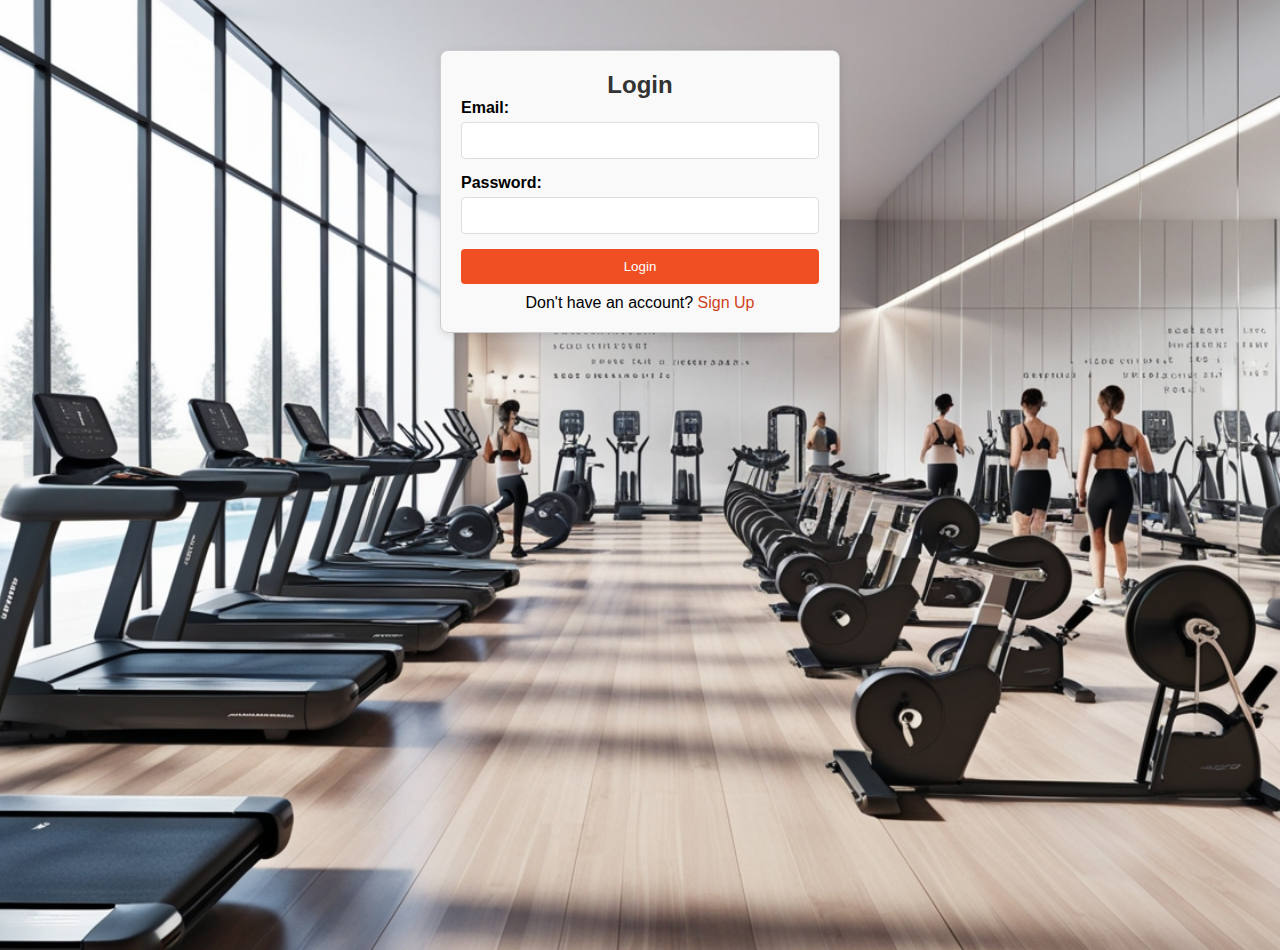
<file: login.html>
<!DOCTYPE html>
<html lang="en">
<head>
    <meta charset="UTF-8">
    <meta name="viewport" content="width=device-width, initial-scale=1.0">
    <title>Login - Fitness Champion</title>
    <link rel="stylesheet" href="styles.css">
    <style>
        body {
            margin: 0;
            padding: 0;
            font-family: Arial, sans-serif;
            background-image: url('gyminterior.jpg'); /* Replace with the actual path to your image */
            background-size: cover; /* Ensures the image covers the entire background */
            background-position: center; /* Centers the background image */
            height: 100vh; /* Makes sure the body takes up the full height of the viewport */
        }
    </style>
</head>
<body>

    <div class="login-signup-container">
        <h2>Login</h2>
        <form action="#" method="post">
            <label for="email">Email:</label>
            <input type="email" id="email" name="email" required>

            <label for="password">Password:</label>
            <input type="password" id="password" name="password" required>

            <button type="submit">Login</button>
        </form>

        <div class="redirect-link">
            <p>Don't have an account? <a href="signup.html">Sign Up</a></p>
        </div>
    </div>


</body>
</html>
</file>
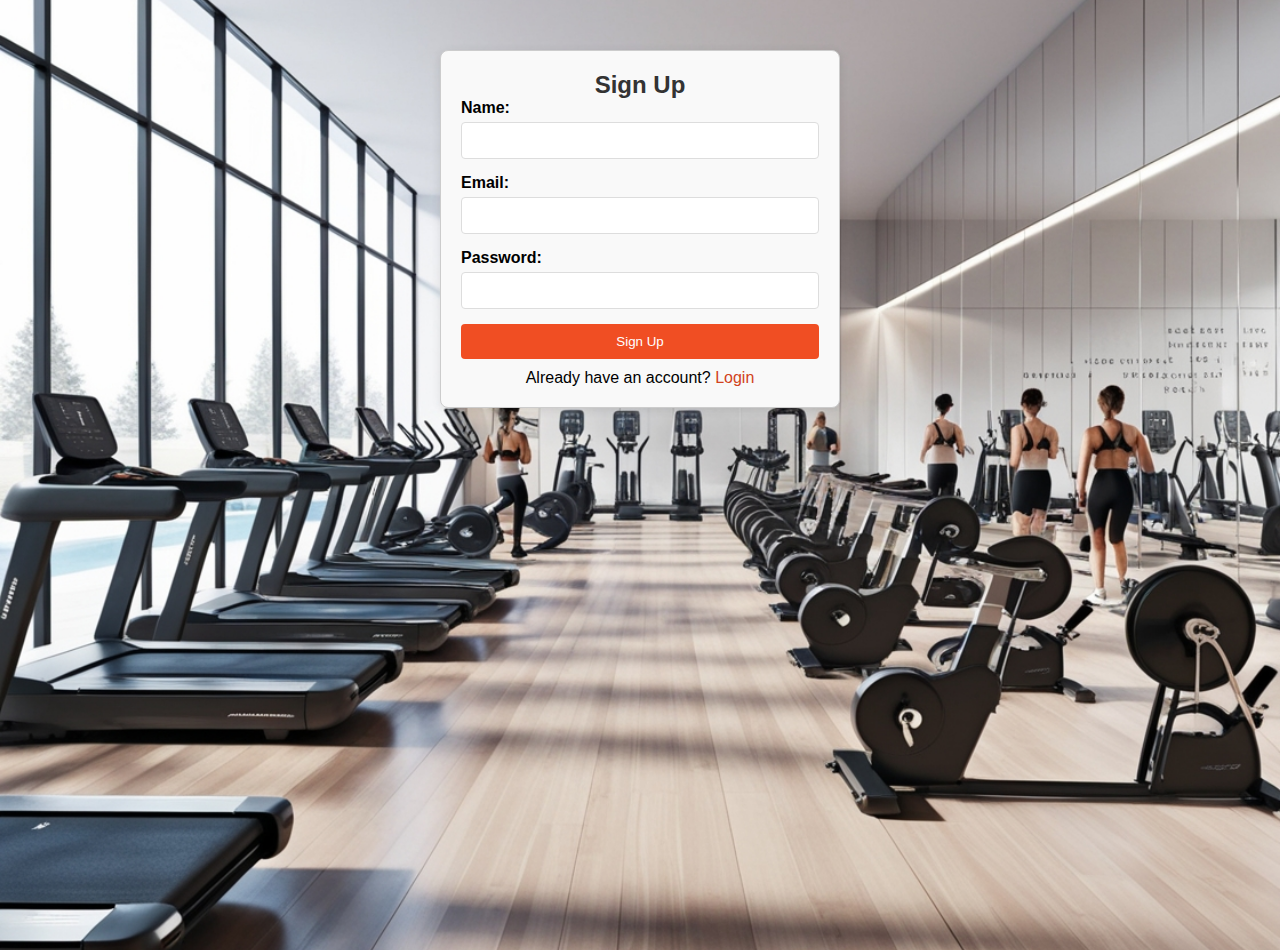
<file: signup.html>
<!DOCTYPE html>
<html lang="en">
<head>
    <meta charset="UTF-8">
    <meta name="viewport" content="width=device-width, initial-scale=1.0">
    <title>Sign Up - Fitness Champion</title>
    <link rel="stylesheet" href="styles.css">
    <style>
        body {
            margin: 0;
            padding: 0;
            font-family: Arial, sans-serif;
            background-image: url('gyminterior.jpg'); /* Replace with the actual path to your image */
            background-size: cover; /* Ensures the image covers the entire background */
            background-position: center; /* Centers the background image */
            height: 100vh; /* Makes sure the body takes up the full height of the viewport */
        }
    </style>
</head>
<body>

<div class="login-signup-container">
    <h2>Sign Up</h2>
    <form action="#" method="post">
        <label for="name">Name:</label>
        <input type="text" id="name" name="name" required>

        <label for="email">Email:</label>
        <input type="email" id="email" name="email" required>

        <label for="password">Password:</label>
        <input type="password" id="password" name="password" required>

        <button type="submit">Sign Up</button>
    </form>
    <div class="redirect-link">
        <p>Already have an account? <a href="login.html">Login</a></p>
    </div>
</div>

</body>
</html>
</file>
<file: styles.css>
* {
    margin: 0;
    padding: 0;
    box-sizing: border-box;
}

body {
    font-family: Arial, sans-serif;
}

/* Header styling */
header {
    display: flex;
    justify-content: space-between;
    align-items: center;
    padding: 1rem 2rem;
    background-color: #333;
    color: white;
}

/* Logo Container Styling */
.logo {
    display: flex;
    flex-direction: column;
    align-items: center;
    text-align: center;
    padding: 0.5rem;
    margin-bottom: 20px;
}

.logo h1 {
    font-family: "Sofia", sans-serif;
    font-size: 30px;
    margin: 0;
}

.logo img {
    width: 180px;
    height: auto;
    transition: transform 0.3s ease, filter 0.3s ease;
    filter: drop-shadow(2px 4px 6px rgba(0, 0, 0, 0.3)); 
    border-radius: 8px; 
    margin-top: 10px;
}

.logo img:hover {
    transform: scale(1.05); 
    filter: drop-shadow(2px 6px 10px rgba(0, 0, 0, 0.4)); 
}

nav {
    background-color: #333; 
    padding: 10px 0;
}

.nav-links {
    list-style: none;
    padding: 0;
    margin: 0;
    display: flex; 
    justify-content: center; 
}

.nav-links li {
    margin: 0 15px; 
}

.nav-links a {
    text-decoration: none;
    color: #ffffff;
    padding: 10px 15px; 
    font-size: 1rem;
    border-radius: 5px;
    transition: background-color 0.3s, color 0.3s;
}

.nav-links a:hover {
    color: #f04e23;
    font-family: "Sofia", sans-serif;
}

/* Active Link */
.nav-links a.active {
    background-color: #f04e23; 
    color: #ffffff;
}

.cta .button {
    padding: 0.5rem 1rem;
    background-color: #f04e23;
    color: white;
    text-decoration: none;
    border-radius: 5px;
    font-weight: bold;
}

.cta .button:hover {
    background-color: #d14220;
}

/* Hero Section Styling */
#hero {
    display: flex;
    align-items: center;
    justify-content: center;
    background-image: url('gyminterior.jpg'); 
    background-size: cover;
    background-position: center;
    height: 80vh;
    padding: 4rem 2rem;
    color: #f0f0f0;
    text-align: center;
    position: relative;
}

#hero::before {
    content: "";
    position: absolute;
    top: 0;
    left: 0;
    right: 0;
    bottom: 0;
    background: rgba(0, 0, 0, 0.5);
}

.hero-content {
    position: relative;
    z-index: 1;
}

.hero-content h1 {
    font-size: 2.5rem;
    margin-bottom: 0.5rem;
}

.hero-content p {
    font-size: 1.25rem;
    margin-bottom: 1rem;
}

.hero-content .button {
    padding: 0.7rem 1.5rem;
    background-color: #f04e23; 
    color: #fff;
    text-decoration: none;
    border-radius: 5px;
    font-weight: bold;
    transition: background-color 0.3s ease;
}

.hero-content .button:hover {
    background-color: #fff;
    color: #e04520; 
}

/* About Us Section Styling */
#about-us {
    padding: 4rem 2rem;
    background-color: #333;
    color: #ddd;
    text-align: center;
}

.about-container h2 {
    font-size: 2rem;
    margin-bottom: 1rem;
    color: #f04e23;
}

.about-container p {
    font-size: 1.1rem;
    margin: 0 auto 2rem auto;
    max-width: 700px;
    color: #ddd;
}

.gym-story, .team, .testimonials, .why-choose-us {
    margin-bottom: 3rem;
}

/* Team Members Grid Layout */
.team-grid {
    display: grid;
    grid-template-columns: repeat(auto-fit, minmax(200px, 1fr));
    gap: 2rem;
    padding: 2rem 0;
}

.member {
    background-color: #f04e23;
    color: #fff;
    padding: 1.5rem;
    border-radius: 8px;
    box-shadow: 0 4px 8px rgba(0, 0, 0, 0.1);
    transition: transform 0.3s ease, box-shadow 0.3s ease;
}

.member:hover {
    transform: translateY(-5px);
    box-shadow: 0 6px 12px rgba(0, 0, 0, 0.15);
}

.member img {
    width: 100px;
    height: 100px;
    border-radius: 50%;
    margin-bottom: 1rem;
    box-shadow: 0 4px 8px rgba(0, 0, 0, 0.2);
}

.member h4 {
    font-size: 1.2rem;
    color: #fff;
    margin: 0.5rem 0;
}

.member p {
    color: #fff;
    font-size: 0.9rem;
}

/* Testimonials Styling */
.testimonials blockquote {
    font-style: italic;
    color: #f0f0f0;
    margin: 0.5rem auto;
    padding: 0.5rem;
    background-color: #444;
    border-left: 4px solid #f04e23;
    max-width: 600px;
}

/* Why Choose Us List Styling */
.why-choose-us ul {
    list-style-type: none;
    padding: 0;
}

.why-choose-us li {
    margin: 0.5rem 0;
    font-size: 1.1rem;
    color: #ddd;
}

/* Other Sections Styling (Classes, Membership, Personal Training, Gallery, Contact Us) */
.section {
    padding: 4rem 2rem;
    color: #f0f0f0;
    background-color: #333; 
}

.section h2 {
    color: #f04e23; 
    margin-bottom: 1rem;
}

.section p, .section ul, .section li {
    color: #ddd;
}

.section button {
    background-color: #f04e23;
    color: #fff;
    padding: 0.8rem 2rem;
    border-radius: 5px;
    font-weight: bold;
    transition: background-color 0.3s ease;
}

.section button:hover {
    background-color: #e04520; 
}

/* Classes Section */
.class-schedule {
    margin: 2rem 0;
}

.class-schedule table {
    width: 100%;
    border-collapse: collapse;
}

.class-schedule th, .class-schedule td {
    border: 1px solid #f04e23;
    padding: 0.75rem;
    text-align: left;
}

.class-schedule th {
    background-color: #444;
    color: #fff; 
}

.class-schedule tr:nth-child(even) {
    background-color: #555;
}

.class-descriptions {
    display: flex;
    flex-direction: column;
    align-items: center;
    margin: 2rem 0;
    background-color: #f04e23;
    padding: 2rem;
    border-radius: 8px;
    box-shadow: 0 2px 5px rgba(0, 0, 0, 0.1);
}


.class-item {
    border: 1px solid #f04e23;
    margin-bottom: 2rem; 
    padding: 1.5rem;
    border-radius: 8px;
    background-color: #555;
    transition: transform 0.3s ease;
}

.image-container {
    display: grid;
    grid-template-columns: repeat(auto-fit, minmax(100px, 1fr)); 
    gap: 1rem; 
    margin-top: 1rem;
    justify-items: center;
}

.image-container img {
    width: 80%;
    height: auto;
    border-radius: 8px; 
    box-shadow: 0 2px 5px rgba(0, 0, 0, 0.2); 
}

.class-item:hover {
    transform: scale(1.02); 
}

.class-item h4 {
    color: #f04e23;
}

.class-item p {
    color: #ffffff; 
    font-size: 1rem; 
}



/* Membership Section styling */
.membership-container {
    display: flex;
    justify-content: space-around;
    flex-wrap: wrap; 
    margin-top: 2rem;
}

.membership-plan {
    background-color: #444; 
    color: #fff;
    padding: 2rem;
    border-radius: 8px;
    box-shadow: 0 4px 8px rgba(0, 0, 0, 0.2);
    transition: transform 0.3s ease, box-shadow 0.3s ease;
    margin: 1rem; 
    flex: 1 1 30%; 
    max-width: 300px; 
    text-align: center; 
}

.membership-plan:hover {
    transform: translateY(-5px);
    box-shadow: 0 6px 12px rgba(0, 0, 0, 0.15);
}

.membership-plan h3 {
    color: #f04e23; 
    margin-bottom: 0.5rem;
}

.cta-button {
    background-color: #f04e23; 
    color: #fff; 
    padding: 0.7rem 1.5rem;
    border: none; 
    border-radius: 5px;
    font-weight: bold;
    cursor: pointer; 
    transition: background-color 0.3s ease; 
}

.cta-button:hover {
    background-color: #d14220; 
}



/* Personal Training Section Styling */

.trainers-container {
    display: flex;
    justify-content: space-around;
    flex-wrap: wrap; 
    margin-top: 2rem;
}

.trainer {
    background-color: #444; 
    color: #fff; 
    padding: 2rem;
    border-radius: 8px;
    box-shadow: 0 4px 8px rgba(0, 0, 0, 0.2);
    transition: transform 0.3s ease, box-shadow 0.3s ease;
    margin: 1rem; 
    flex: 1 1 30%; 
    max-width: 300px; 
    text-align: center;
}

.trainer:hover {
    transform: translateY(-5px);
    box-shadow: 0 6px 12px rgba(0, 0, 0, 0.15);
}

.trainer-img {
    width: 100px; 
    height: 100px; 
    border-radius: 50%; 
    margin-bottom: 1rem; 
}

.trainer h3 {
    color: #f04e23; 
    margin-bottom: 0.5rem;
}

.cta-button {
    background-color: #f04e23; 
    color: #fff; 
    padding: 0.7rem 1.5rem;
    border: none; 
    border-radius: 5px;
    font-weight: bold;
    cursor: pointer;
    transition: background-color 0.3s ease;
}

.cta-button:hover {
    background-color: #d14220; 
}


/* Gallery Section Styling */

.gallery-container {
    display: grid;
    grid-template-columns: repeat(auto-fill, minmax(200px, 1fr)); 
    gap: 1rem; 
    margin-top: 2rem;
}

.gallery-item {
    width: 100%; 
    height: auto; 
    border-radius: 8px; 
    box-shadow: 0 2px 5px rgba(0, 0, 0, 0.1); 
    transition: transform 0.3s ease; 
}

.gallery-item:hover {
    transform: scale(1.05); 
}


/* Contact Us Scetion Styling */

.contact-form {
    display: flex;
    flex-direction: column;
    max-width: 500px; 
    margin: 0 auto; 
    padding: 2rem; 
    background-color: #444;
    border-radius: 8px; 
    box-shadow: 0 2px 5px rgba(0, 0, 0, 0.2); 
}

.contact-form label {
    margin-bottom: 0.5rem; 
    color: #f04e23; 
}

.contact-form input, 
.contact-form textarea {
    margin-bottom: 1rem;
    padding: 0.75rem; 
    border-radius: 5px;
    border: 1px solid #ddd;
}

.contact-form input:focus, 
.contact-form textarea:focus {
    border-color: #f04e23;
}

.cta-button {
    background-color: #f04e23;
    color: white;
    padding: 0.8rem 2rem;
    border: none;
    border-radius: 5px;
    font-weight: bold;
    cursor: pointer;
    transition: background-color 0.3s ease;
}

.cta-button:hover {
    background-color: #d14220;
}



/* Footer Styling */

.footer {
    background-color: #333;
    color: #f0f0f0;
    padding: 2rem 0;
    text-align: center; 
}

.footer-content {
    display: flex; 
    justify-content: space-around;
    margin-bottom: 1rem;
}

.footer-links,
.footer-socials {
    flex: 1; 
    margin: 0 1rem; 
}

.footer-links h3,
.footer-socials h3 {
    color: #f04e23;
    margin-bottom: 0.5rem;
}

.footer-links ul {
    list-style-type: none;
    padding: 0;
}

.footer-links li {
    margin: 0.5rem 0;
}

.footer-links a,
.footer-socials a {
    color: #ddd;
    text-decoration: none;
    transition: color 0.3s ease;
}

.footer-links a:hover,
.footer-socials a:hover {
    color: #f04e23;
    font-family: "Sofia", sans-serif;
}

.footer p {
    margin-top: 1rem;
}


/* Modal Styling */
.modal {
    display: none; 
    position: fixed; 
    z-index: 1000; 
    left: 0;
    top: 0;
    width: 100%; 
    height: 100%; 
    overflow: auto; 
    background-color: rgb(0,0,0); 
    background-color: rgba(0, 0, 0, 0.7); 
}

.modal-content {
    background-color: #fff;
    margin: 15% auto; 
    padding: 20px;
    border: 1px solid #888;
    width: 80%; 
    max-width: 600px;
    border-radius: 10px;
}

.modal-close {
    color: #aaa;
    float: right;
    font-size: 28px;
    font-weight: bold;
}

.modal-close:hover,
.modal-close:focus {
    color: black;
    text-decoration: none;
    cursor: pointer;
}



/* Move to Top button Styling */

.move-to-top {
    position: fixed;
    bottom: 20px;
    right: 20px;
    background-color: #f04e23; 
    color: #fff;
    border: none;
    border-radius: 5px;
    padding: 10px 15px;
    cursor: pointer;
    font-size: 18px;
    z-index: 1000;
    transition: opacity 0.3s;
}

.move-to-top:hover {
    background-color: #fff;
    color: #f04e23;
}

/* Tablet Styles */
@media (min-width: 600px) and (max-width: 1024px) {
    body {
        font-size: 16px;
    }

    /* Header */
    header {
        padding: 1rem;
    }

    .logo img {
        width: 120px;
    }

    .nav-links {
        flex-direction: column;
        flex-wrap: wrap;
    }

    .nav-links li {
        margin: 10px 0;
    }

    /* Hero Section */
    #hero {
        height: 60vh;
        padding: 2rem;
    }

    .hero-content h1 {
        font-size: 2rem;
    }

    .hero-content p {
        font-size: 1rem;
    }

    /* About Us Section */
    #about-us {
        padding: 3rem 1rem;
    }

    .about-container h2 {
        font-size: 1.5rem;
    }

    .about-container p {
        font-size: 1rem; 
    }

    /* Team Members Grid Layout */
    .team-grid {
        grid-template-columns: repeat(auto-fit, minmax(150px, 1fr));
    }

    /* Testimonials */
    .testimonials blockquote {
        font-size: 0.9rem;
    }

    /* Other Sections */
    .section {
        padding: 3rem 1rem;
    }

    .section h2 {
        font-size: 1.5rem;
    }

    /* Membership Plans */
    .membership-container {
        flex-wrap: wrap;
    }

    .membership-plan {
        flex: 1 1 45%; 
        max-width: none; 
    }

    /* Personal Training Section */
    .trainers-container {
        flex-wrap: wrap; 
    }

    .trainer {
        flex: 1 1 45%; 
    }

    /* Gallery Section */
    .gallery-container {
        grid-template-columns: repeat(auto-fill, minmax(150px, 1fr)); 
    }

    /* Contact Form */
    .contact-form {
        padding: 1.5rem; 
    }

    /* Footer */
    .footer-content {
        flex-direction: column; 
        align-items: center; 
    }

    /* Move to Top button */
    .move-to-top {
        bottom: 15px;
        right: 15px;
    }
}


  /* Mobile Styles */
@media (max-width: 768px) {
    header {
        flex-direction: column; 
        align-items: flex-start;
    }

    .logo h1 {
        font-size: 28px;
    }

    .logo img {
        width: 150px;
    }

    .nav-links {
        flex-direction: column;
        width: 100%; 
        align-items: flex-start; 
    }

    .nav-links li {
        margin: 10px 0;
    }

    #hero {
        height: 60vh;
        padding: 2rem 1rem;
    }

    .hero-content h1 {
        font-size: 1.8rem; 
    }

    .hero-content p {
        font-size: 1rem;
    }

    .about-container h2,
    .section h2 {
        font-size: 1.5rem;
    }

    .team-grid {
        grid-template-columns: 1fr; 
    }

    .membership-container,
    .trainers-container {
        flex-direction: column; 
        align-items: center;
    }

    .membership-plan,
    .trainer {
        flex: 1 1 100%; 
        max-width: 90%; 
    }

    .contact-form {
        width: 90%;
        padding: 1rem; 
    }

    .gallery-container {
        grid-template-columns: repeat(auto-fill, minmax(150px, 1fr)); 
    }

    .footer-content {
        flex-direction: column; 
        align-items: center; 
    }

    .footer-links,
    .footer-socials {
        margin: 1rem 0; 
    }

    /* Adjust modal content */
    .modal-content {
        width: 90%; 
    }
}

/* Additional styles for very small screens */
@media (max-width: 480px) {
    .nav-links a {
        padding: 8px; 
        font-size: 0.9rem; 
    }

    .hero-content h1 {
        font-size: 1.5rem; 
    }

    .hero-content p {
        font-size: 0.9rem; 
    }

    .member img {
        width: 80px;
    }

    .member h4 {
        font-size: 1rem;
    }

    .member p {
        font-size: 0.8rem;
    }
}




/* Styles for Login and Signup Pages */
.login-signup-container {
    max-width: 400px;
    margin: 50px auto;
    padding: 20px;
    border: 1px solid #ccc;
    border-radius: 8px;
    background-color: #f9f9f9;
    box-shadow: 0 2px 10px rgba(0, 0, 0, 0.1);
  }
  
  .login-signup-container h2 {
    text-align: center;
    color: #333;
  }
  
  .login-signup-container form {
    display: flex;
    flex-direction: column;
  }
  
  .login-signup-container label {
    margin-bottom: 5px;
    font-weight: bold;
  }
  
  .login-signup-container input[type="text"],
  .login-signup-container input[type="email"],
  .login-signup-container input[type="password"] {
    padding: 10px;
    margin-bottom: 15px;
    border: 1px solid #ddd;
    border-radius: 4px;
  }
  
  .login-signup-container button {
    padding: 10px;
    background-color: #f04e23;
    color: white;
    border: none;
    border-radius: 4px;
    cursor: pointer;
    transition: background-color 0.3s;
  }
  
  .login-signup-container button:hover {
    background-color: #d14220;
  }
  
  .login-signup-container .redirect-link {
    text-align: center;
    margin-top: 10px;
  }
  
  .login-signup-container .redirect-link a {
    color: #d14220;
    text-decoration: none;
  }
</file>
